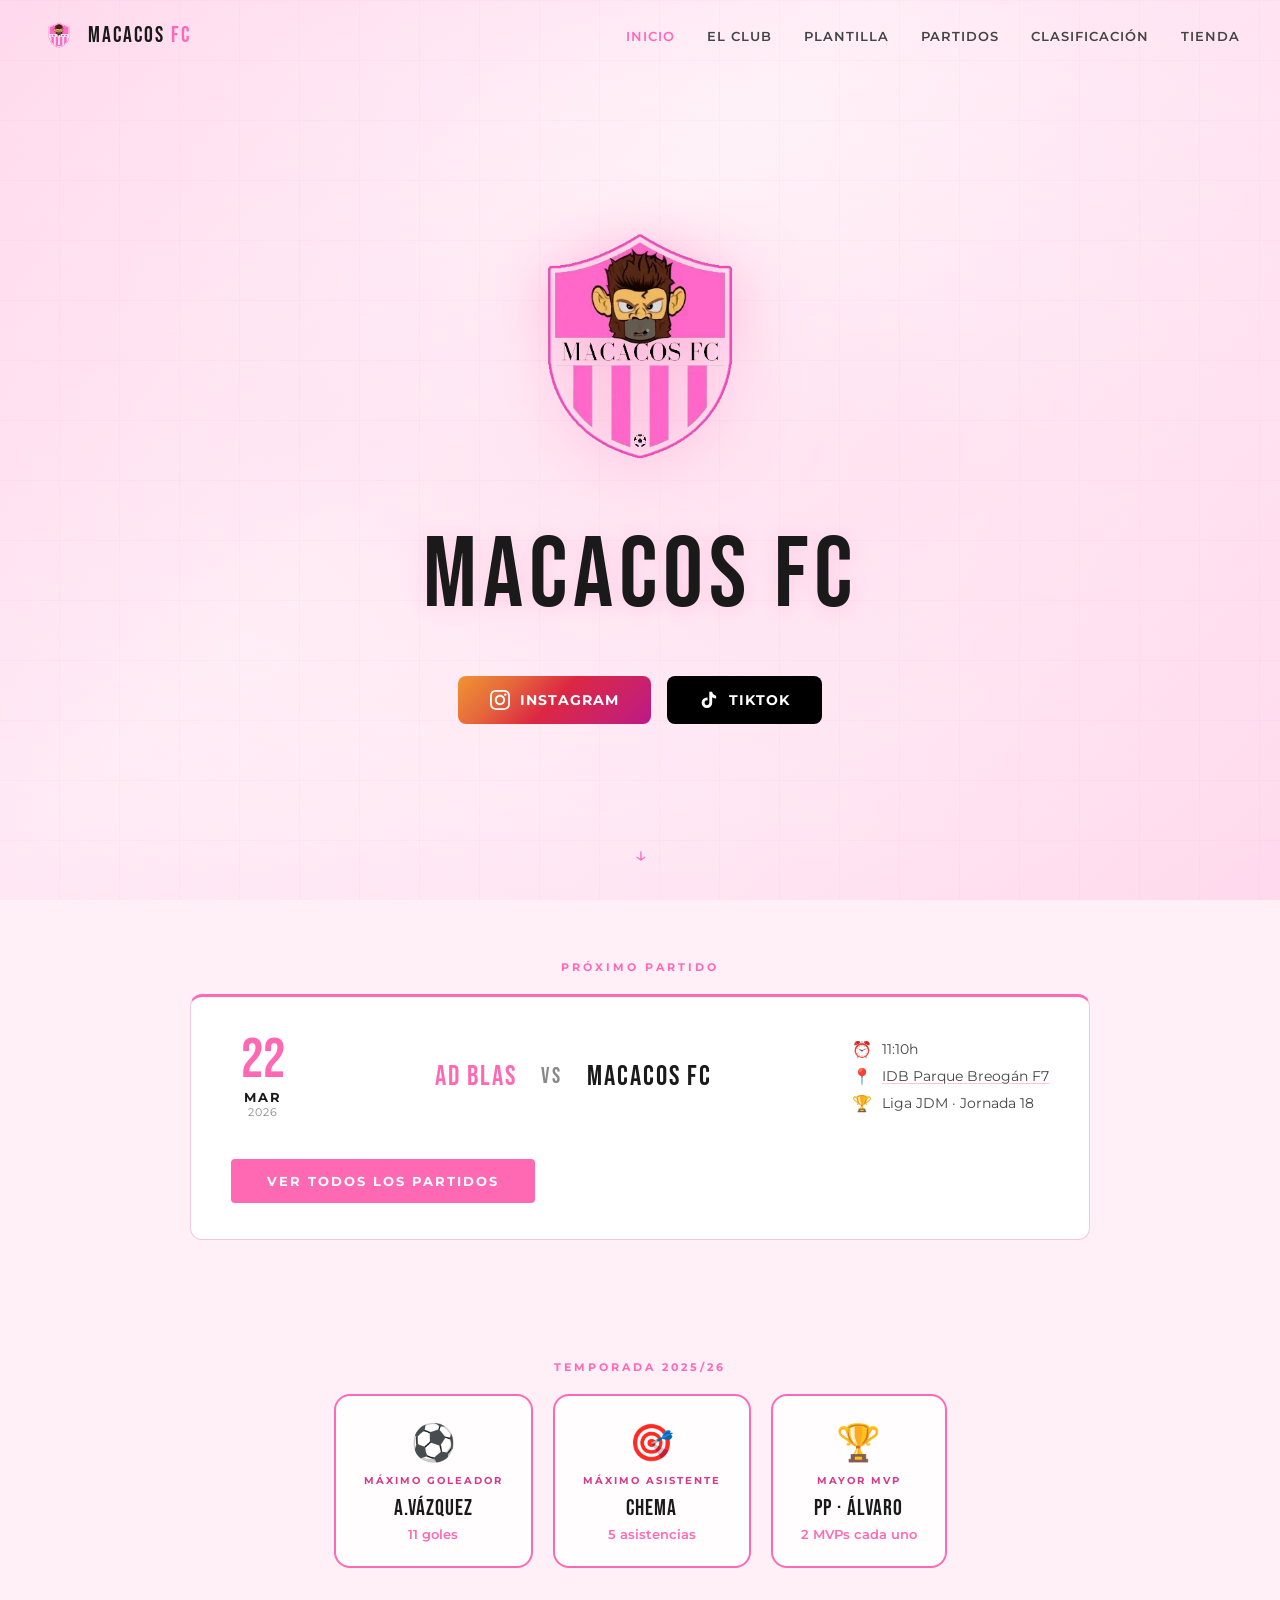
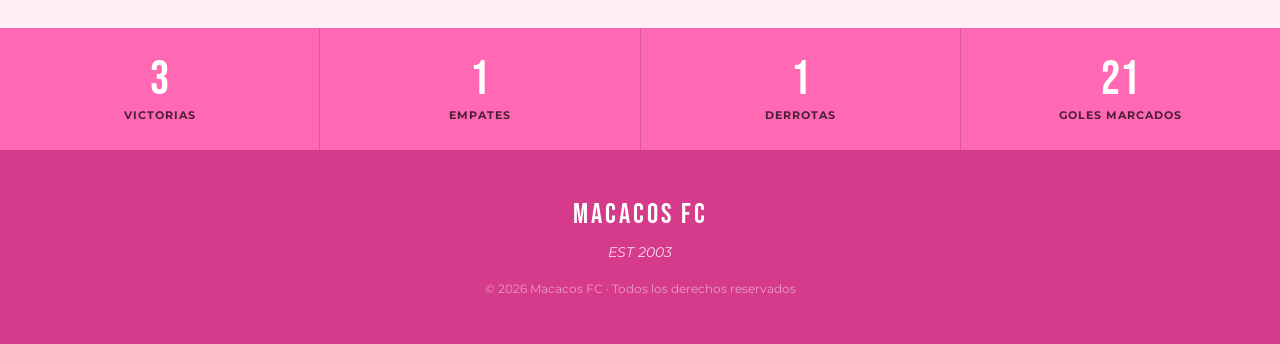
<file: index.html>
<!DOCTYPE html>
<html lang="es">
<head>
  <meta charset="UTF-8" />
  <meta name="viewport" content="width=device-width, initial-scale=1.0" />
  <title>Macacos FC</title>
  <link rel="icon" type="image/png" href="logo.png" />
  <link rel="stylesheet" href="styles.css" />
  <link href="https://fonts.googleapis.com/css2?family=Bebas+Neue&family=Montserrat:wght@400;600;700&display=swap" rel="stylesheet" />
</head>
<body>

  <!-- NAVBAR -->
  <nav class="navbar" id="navbar">
    <div class="nav-logo">
      <img src="logo.png" alt="Macacos FC" class="logo-icon-img" />
      <span class="logo-text">MACACOS <span>FC</span></span>
    </div>
    <ul class="nav-links" id="nav-links">
      <li><a href="index.html" class="active">Inicio</a></li>
      <li><a href="club.html">El Club</a></li>
      <li><a href="plantilla.html">Plantilla</a></li>
      <li><a href="partidos.html">Partidos</a></li>
      <li><a href="clasificacion.html">Clasificación</a></li>
      <li><a href="tienda.html">Tienda</a></li>
    </ul>
    <button class="hamburger" id="hamburger">&#9776;</button>
  </nav>

  <!-- HERO -->
  <section class="hero" id="inicio">
    <div class="hero-overlay"></div>
    <div class="hero-content">
      <div class="hero-logo-wrap">
        <img src="logo.png" alt="Macacos FC" class="hero-logo-img" />
        <p class="hero-club-name">MACACOS FC</p>
      </div>
      <div class="hero-social">
        <a href="https://www.instagram.com/macacosfclub" target="_blank" class="social-hero-btn instagram">
          <svg xmlns="http://www.w3.org/2000/svg" width="20" height="20" viewBox="0 0 24 24" fill="currentColor"><path d="M12 2.163c3.204 0 3.584.012 4.85.07 3.252.148 4.771 1.691 4.919 4.919.058 1.265.069 1.645.069 4.849 0 3.205-.012 3.584-.069 4.849-.149 3.225-1.664 4.771-4.919 4.919-1.266.058-1.644.07-4.85.07-3.204 0-3.584-.012-4.849-.07-3.26-.149-4.771-1.699-4.919-4.92-.058-1.265-.07-1.644-.07-4.849 0-3.204.013-3.583.07-4.849.149-3.227 1.664-4.771 4.919-4.919 1.266-.057 1.645-.069 4.849-.069zm0-2.163c-3.259 0-3.667.014-4.947.072-4.358.2-6.78 2.618-6.98 6.98-.059 1.281-.073 1.689-.073 4.948 0 3.259.014 3.668.072 4.948.2 4.358 2.618 6.78 6.98 6.98 1.281.058 1.689.072 4.948.072 3.259 0 3.668-.014 4.948-.072 4.354-.2 6.782-2.618 6.979-6.98.059-1.28.073-1.689.073-4.948 0-3.259-.014-3.667-.072-4.947-.196-4.354-2.617-6.78-6.979-6.98-1.281-.059-1.69-.073-4.949-.073zm0 5.838c-3.403 0-6.162 2.759-6.162 6.162s2.759 6.163 6.162 6.163 6.162-2.759 6.162-6.163c0-3.403-2.759-6.162-6.162-6.162zm0 10.162c-2.209 0-4-1.79-4-4 0-2.209 1.791-4 4-4s4 1.791 4 4c0 2.21-1.791 4-4 4zm6.406-11.845c-.796 0-1.441.645-1.441 1.44s.645 1.44 1.441 1.44c.795 0 1.439-.645 1.439-1.44s-.644-1.44-1.439-1.44z"/></svg>
          Instagram
        </a>
        <a href="https://www.tiktok.com/@macacosfclub" target="_blank" class="social-hero-btn tiktok">
          <svg xmlns="http://www.w3.org/2000/svg" width="20" height="20" viewBox="0 0 24 24" fill="currentColor"><path d="M19.59 6.69a4.83 4.83 0 01-3.77-4.25V2h-3.45v13.67a2.89 2.89 0 01-2.88 2.5 2.89 2.89 0 01-2.89-2.89 2.89 2.89 0 012.89-2.89c.28 0 .54.04.79.1V9.01a6.27 6.27 0 00-.79-.05 6.34 6.34 0 00-6.34 6.34 6.34 6.34 0 006.34 6.34 6.34 6.34 0 006.33-6.34V8.69a8.18 8.18 0 004.78 1.52V6.75a4.85 4.85 0 01-1.01-.06z"/></svg>
          TikTok
        </a>
      </div>
    </div>
    <div class="hero-scroll">
      <span>↓</span>
    </div>
  </section>

  <!-- PRÓXIMO PARTIDO -->
  <section class="next-match-section">
    <div class="next-match-container">
      <p class="next-match-label">Próximo Partido</p>
      <div class="next-match-card">
        <div class="next-match-date-block">
          <span class="next-match-day">22</span>
          <span class="next-match-month">MAR</span>
          <span class="next-match-year">2026</span>
        </div>
        <div class="next-match-teams">
          <span class="next-team home">AD BLAS</span>
          <span class="next-match-vs">VS</span>
          <span class="next-team away">Macacos FC</span>
        </div>
        <div class="next-match-details">
          <div class="next-match-detail"><span>⏰</span><span>11:10h</span></div>
          <div class="next-match-detail"><span>📍</span><span><a href="https://www.google.com/maps/place/Campo+F%C3%BAtbol+Polideportivo+Breog%C3%A1n/@40.4372585,-3.6608093,348m/data=!3m1!1e3!4m6!3m5!1s0xd422f34eefb8aaf:0x224282bdee83c581!8m2!3d40.4375661!4d-3.6605818!16s%2Fg%2F11bwtdf81z?entry=ttu&g_ep=EgoyMDI2MDMxOC4wIKXMDSoASAFQAw%3D%3D" target="_blank" class="map-link">IDB Parque Breogán F7</a></span></div>
          <div class="next-match-detail"><span>🏆</span><span>Liga JDM · Jornada 18</span></div>
        </div>
        <a href="partidos.html" class="btn btn-primary">Ver todos los partidos</a>
      </div>
    </div>
  </section>

  <!-- CUADROS DE HONOR -->
  <section class="awards-section">
    <div class="next-match-container">
      <p class="next-match-label">Temporada 2025/26</p>
      <div class="hero-awards">
        <div class="award-card">
          <span class="award-icon">⚽</span>
          <p class="award-title">Máximo Goleador</p>
          <p class="award-name">A.Vázquez</p>
          <p class="award-stat">11 goles</p>
        </div>
        <div class="award-card">
          <span class="award-icon">🎯</span>
          <p class="award-title">Máximo Asistente</p>
          <p class="award-name">Chema</p>
          <p class="award-stat">5 asistencias</p>
        </div>
        <div class="award-card">
          <span class="award-icon">🏆</span>
          <p class="award-title">Mayor MVP</p>
          <p class="award-name">PP · Álvaro</p>
          <p class="award-stat">2 MVPs cada uno</p>
        </div>
      </div>
    </div>
  </section>

  <!-- STATS BAR -->
  <section class="stats-bar">
    <div class="stat-item">
      <span class="stat-number" data-target="9">0</span>
      <span class="stat-label">Victorias</span>
    </div>
    <div class="stat-item">
      <span class="stat-number" data-target="3">0</span>
      <span class="stat-label">Empates</span>
    </div>
    <div class="stat-item">
      <span class="stat-number" data-target="3">0</span>
      <span class="stat-label">Derrotas</span>
    </div>
    <div class="stat-item">
      <span class="stat-number" data-target="55">0</span>
      <span class="stat-label">Goles Marcados</span>
    </div>
  </section>

  <!-- FOOTER -->
  <footer class="footer">
    <div class="footer-content">
      <div class="footer-logo">
        
        <span>MACACOS FC</span>
      </div>
      <p class="footer-slogan">EST 2003</p>
      <p class="footer-copy">&copy; 2026 Macacos FC · Todos los derechos reservados</p>
    </div>
  </footer>

  <script src="script.js"></script>
</body>
</html>
</file>
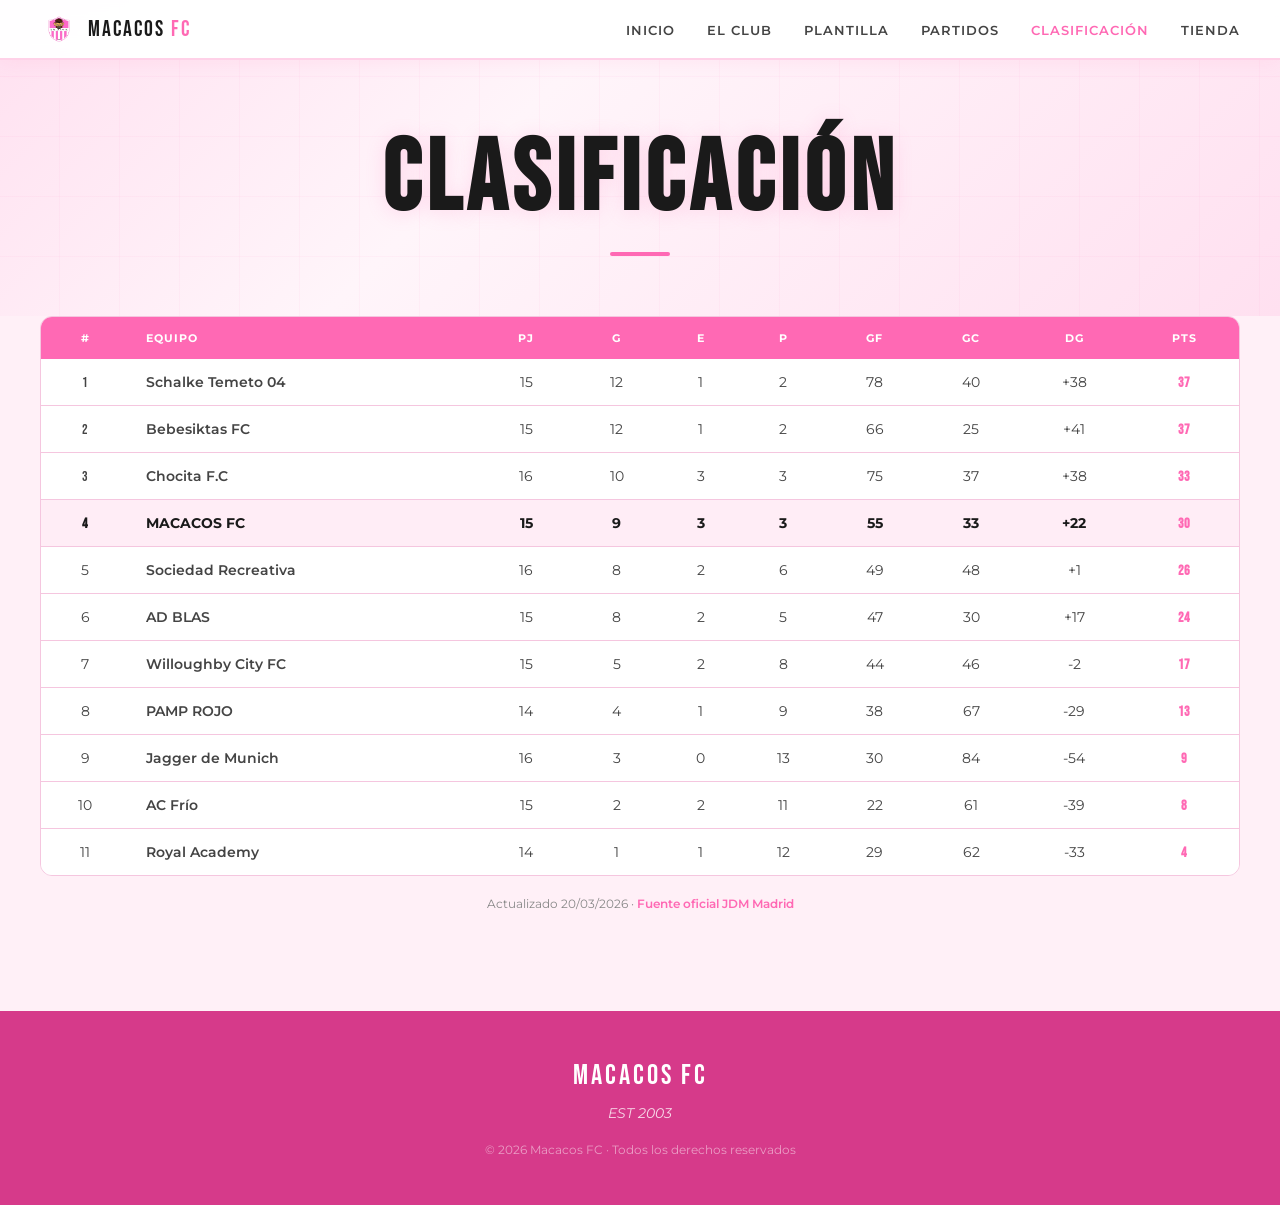
<file: clasificacion.html>
<!DOCTYPE html>
<html lang="es">
<head>
  <meta charset="UTF-8" />
  <meta name="viewport" content="width=device-width, initial-scale=1.0" />
  <title>Clasificación · Macacos FC</title>
  <link rel="icon" type="image/png" href="logo.png" />
  <link rel="stylesheet" href="styles.css" />
  <link href="https://fonts.googleapis.com/css2?family=Bebas+Neue&family=Montserrat:wght@400;600;700&display=swap" rel="stylesheet" />
</head>
<body>

  <!-- NAVBAR -->
  <nav class="navbar scrolled" id="navbar">
    <div class="nav-logo">
      <a href="index.html" style="display:flex;align-items:center;gap:10px;text-decoration:none;">
        <img src="logo.png" alt="Macacos FC" class="logo-icon-img" />
        <span class="logo-text">MACACOS <span>FC</span></span>
      </a>
    </div>
    <ul class="nav-links" id="nav-links">
      <li><a href="index.html">Inicio</a></li>
      <li><a href="club.html">El Club</a></li>
      <li><a href="plantilla.html">Plantilla</a></li>
      <li><a href="partidos.html">Partidos</a></li>
      <li><a href="clasificacion.html" class="active">Clasificación</a></li>
      <li><a href="tienda.html">Tienda</a></li>
    </ul>
    <button class="hamburger" id="hamburger">&#9776;</button>
  </nav>

  <!-- CLASIFICACIÓN -->
  <div class="page-header">
    <h1 class="page-header-title">CLASIFICACIÓN</h1>
  </div>

  <section class="section section-dark page-section" id="clasificacion">
    <div class="container">
      <div class="table-wrapper">
        <table class="standings-table">
          <thead>
            <tr>
              <th>#</th>
              <th>Equipo</th>
              <th>PJ</th>
              <th>G</th>
              <th>E</th>
              <th>P</th>
              <th>GF</th>
              <th>GC</th>
              <th>DG</th>
              <th>Pts</th>
            </tr>
          </thead>
          <tbody>
            <tr>
              <td class="position top1">1</td>
              <td class="team-name">Schalke Temeto 04</td>
              <td>15</td><td>12</td><td>1</td><td>2</td>
              <td>78</td><td>40</td><td>+38</td>
              <td class="pts">37</td>
            </tr>
            <tr>
              <td class="position top2">2</td>
              <td class="team-name">Bebesiktas FC</td>
              <td>15</td><td>12</td><td>1</td><td>2</td>
              <td>66</td><td>25</td><td>+41</td>
              <td class="pts">37</td>
            </tr>
            <tr>
              <td class="position top3">3</td>
              <td class="team-name">Chocita F.C</td>
              <td>16</td><td>10</td><td>3</td><td>3</td>
              <td>75</td><td>37</td><td>+38</td>
              <td class="pts">33</td>
            </tr>
            <tr class="highlight-row">
              <td class="position">4</td>
              <td class="team-name">MACACOS FC</td>
              <td>15</td><td>9</td><td>3</td><td>3</td>
              <td>55</td><td>33</td><td>+22</td>
              <td class="pts">30</td>
            </tr>
            <tr>
              <td>5</td>
              <td class="team-name">Sociedad Recreativa</td>
              <td>16</td><td>8</td><td>2</td><td>6</td>
              <td>49</td><td>48</td><td>+1</td>
              <td class="pts">26</td>
            </tr>
            <tr>
              <td>6</td>
              <td class="team-name">AD BLAS</td>
              <td>15</td><td>8</td><td>2</td><td>5</td>
              <td>47</td><td>30</td><td>+17</td>
              <td class="pts">24</td>
            </tr>
            <tr>
              <td>7</td>
              <td class="team-name">Willoughby City FC</td>
              <td>15</td><td>5</td><td>2</td><td>8</td>
              <td>44</td><td>46</td><td>-2</td>
              <td class="pts">17</td>
            </tr>
            <tr>
              <td>8</td>
              <td class="team-name">PAMP ROJO</td>
              <td>14</td><td>4</td><td>1</td><td>9</td>
              <td>38</td><td>67</td><td>-29</td>
              <td class="pts">13</td>
            </tr>
            <tr>
              <td>9</td>
              <td class="team-name">Jagger de Munich</td>
              <td>16</td><td>3</td><td>0</td><td>13</td>
              <td>30</td><td>84</td><td>-54</td>
              <td class="pts">9</td>
            </tr>
            <tr>
              <td>10</td>
              <td class="team-name">AC Frío</td>
              <td>15</td><td>2</td><td>2</td><td>11</td>
              <td>22</td><td>61</td><td>-39</td>
              <td class="pts">8</td>
            </tr>
            <tr>
              <td>11</td>
              <td class="team-name">Royal Academy</td>
              <td>14</td><td>1</td><td>1</td><td>12</td>
              <td>29</td><td>62</td><td>-33</td>
              <td class="pts">4</td>
            </tr>
          </tbody>
        </table>
      </div>
      <p class="source-link">Actualizado 20/03/2026 · <a href="https://www.jdmmadrid.es/?team_id=2362" target="_blank">Fuente oficial JDM Madrid</a></p>
    </div>
  </section>

  <!-- FOOTER -->
  <footer class="footer">
    <div class="footer-content">
      <div class="footer-logo">
        
        <span>MACACOS FC</span>
      </div>
      <p class="footer-slogan">EST 2003</p>
      <p class="footer-copy">&copy; 2026 Macacos FC · Todos los derechos reservados</p>
    </div>
  </footer>

  <script src="script.js"></script>
</body>
</html>
</file>
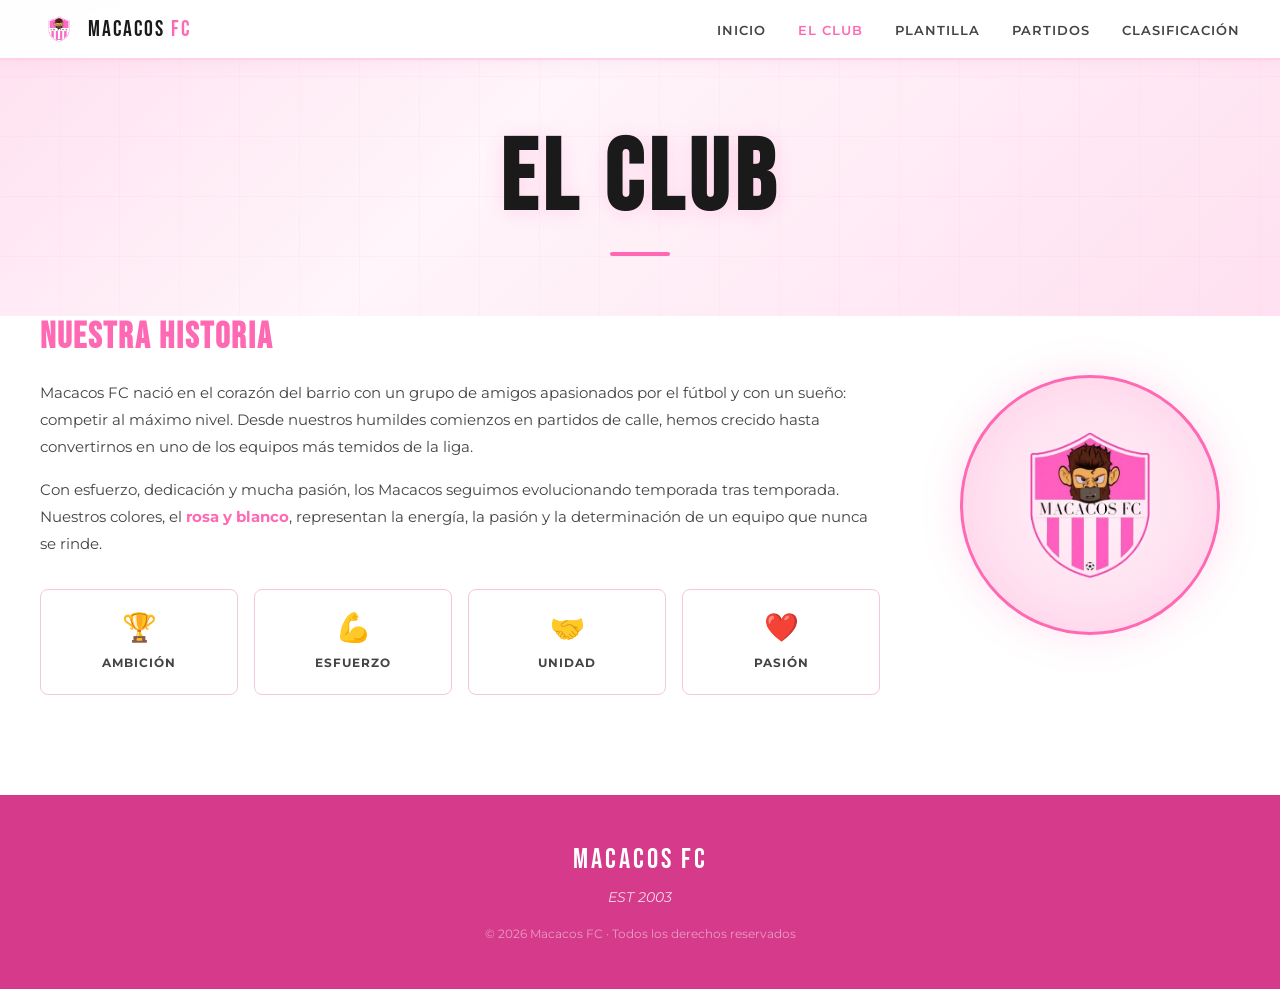
<file: club.html>
<!DOCTYPE html>
<html lang="es">
<head>
  <meta charset="UTF-8" />
  <meta name="viewport" content="width=device-width, initial-scale=1.0" />
  <title>El Club · Macacos FC</title>
  <link rel="icon" type="image/png" href="logo.png" />
  <link rel="stylesheet" href="styles.css" />
  <link href="https://fonts.googleapis.com/css2?family=Bebas+Neue&family=Montserrat:wght@400;600;700&display=swap" rel="stylesheet" />
</head>
<body>

  <!-- NAVBAR -->
  <nav class="navbar scrolled" id="navbar">
    <div class="nav-logo">
      <a href="index.html" style="display:flex;align-items:center;gap:10px;text-decoration:none;">
        <img src="logo.png" alt="Macacos FC" class="logo-icon-img" />
        <span class="logo-text">MACACOS <span>FC</span></span>
      </a>
    </div>
    <ul class="nav-links" id="nav-links">
      <li><a href="index.html">Inicio</a></li>
      <li><a href="club.html" class="active">El Club</a></li>
      <li><a href="plantilla.html">Plantilla</a></li>
      <li><a href="partidos.html">Partidos</a></li>
      <li><a href="clasificacion.html">Clasificación</a></li>
    </ul>
    <button class="hamburger" id="hamburger">&#9776;</button>
  </nav>

  <!-- SOBRE EL CLUB -->
  <div class="page-header">
    <h1 class="page-header-title">EL CLUB</h1>
  </div>

  <section class="section page-section" id="sobre">
    <div class="container">
      <div class="about-grid">
        <div class="about-text">
          <h3>Nuestra Historia</h3>
          <p>Macacos FC nació en el corazón del barrio con un grupo de amigos apasionados por el fútbol y con un sueño: competir al máximo nivel. Desde nuestros humildes comienzos en partidos de calle, hemos crecido hasta convertirnos en uno de los equipos más temidos de la liga.</p>
          <p>Con esfuerzo, dedicación y mucha pasión, los Macacos seguimos evolucionando temporada tras temporada. Nuestros colores, el <strong>rosa y blanco</strong>, representan la energía, la pasión y la determinación de un equipo que nunca se rinde.</p>
          <div class="about-values">
            <div class="value-card">
              <span>🏆</span>
              <p>Ambición</p>
            </div>
            <div class="value-card">
              <span>💪</span>
              <p>Esfuerzo</p>
            </div>
            <div class="value-card">
              <span>🤝</span>
              <p>Unidad</p>
            </div>
            <div class="value-card">
              <span>❤️</span>
              <p>Pasión</p>
            </div>
          </div>
        </div>
        <div class="about-badge">
          <div class="badge-circle">
            <img src="logo.png" alt="Macacos FC" class="badge-logo-img" />
          </div>
        </div>
      </div>
    </div>
  </section>

  <!-- FOOTER -->
  <footer class="footer">
    <div class="footer-content">
      <div class="footer-logo">
        
        <span>MACACOS FC</span>
      </div>
      <p class="footer-slogan">EST 2003</p>
      <p class="footer-copy">&copy; 2026 Macacos FC · Todos los derechos reservados</p>
    </div>
  </footer>

  <script src="script.js"></script>
</body>
</html>
</file>
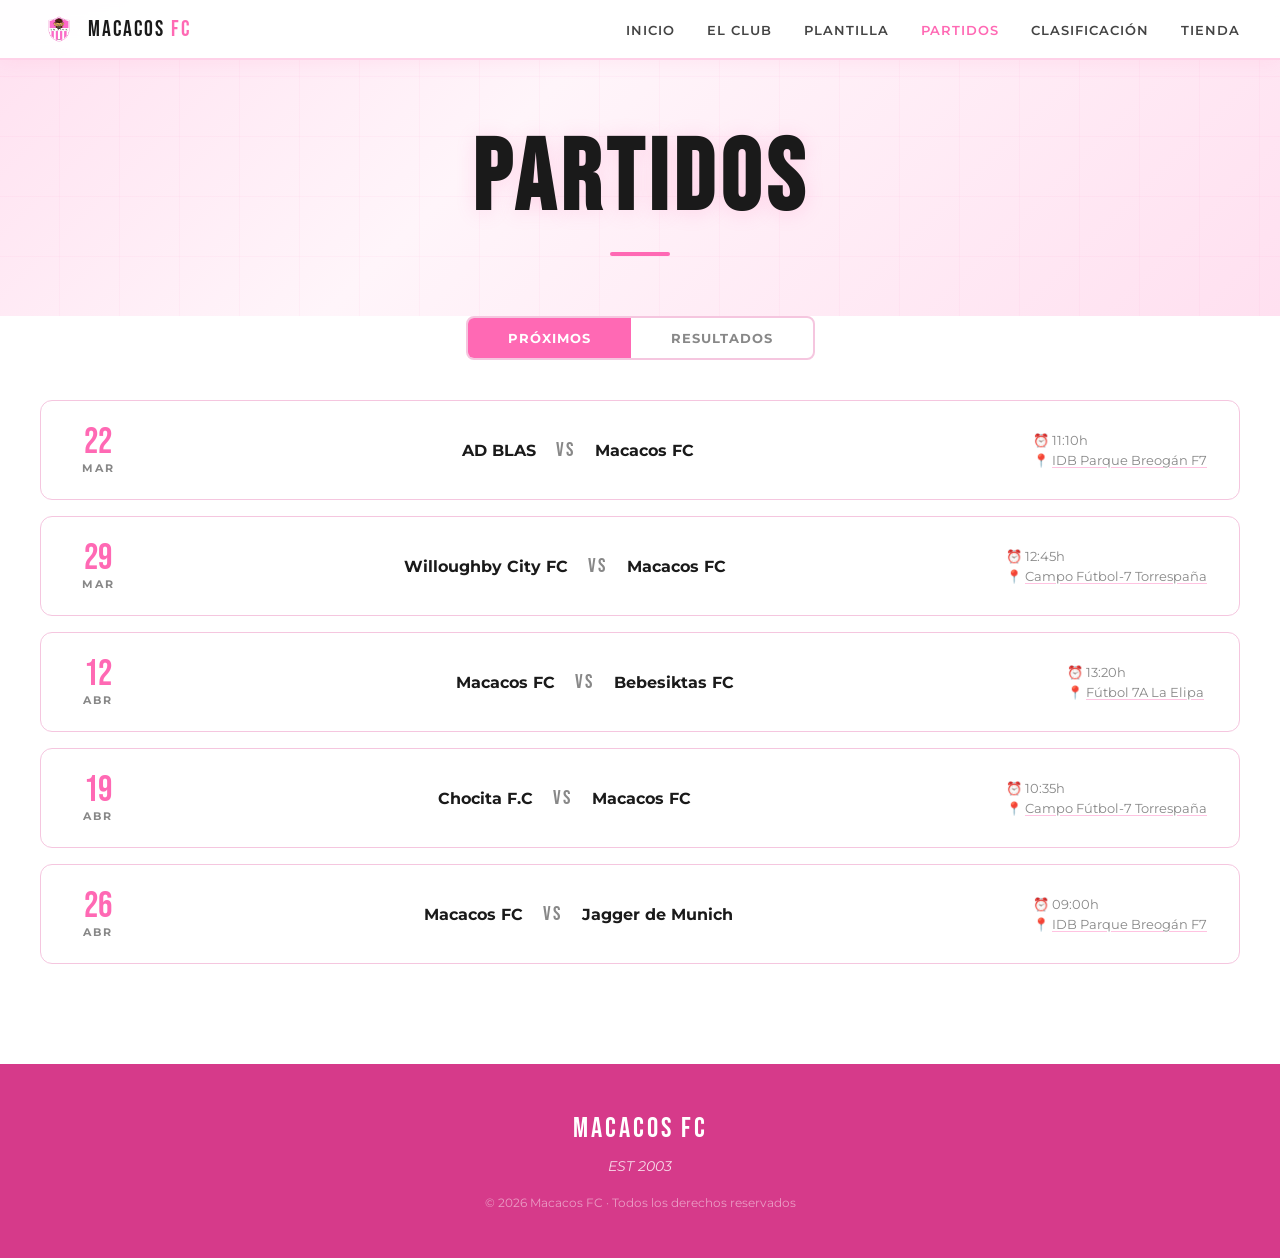
<file: partidos.html>
<!DOCTYPE html>
<html lang="es">
<head>
  <meta charset="UTF-8" />
  <meta name="viewport" content="width=device-width, initial-scale=1.0" />
  <title>Partidos · Macacos FC</title>
  <link rel="icon" type="image/png" href="logo.png" />
  <link rel="stylesheet" href="styles.css" />
  <link href="https://fonts.googleapis.com/css2?family=Bebas+Neue&family=Montserrat:wght@400;600;700&display=swap" rel="stylesheet" />
</head>
<body>

  <!-- NAVBAR -->
  <nav class="navbar scrolled" id="navbar">
    <div class="nav-logo">
      <a href="index.html" style="display:flex;align-items:center;gap:10px;text-decoration:none;">
        <img src="logo.png" alt="Macacos FC" class="logo-icon-img" />
        <span class="logo-text">MACACOS <span>FC</span></span>
      </a>
    </div>
    <ul class="nav-links" id="nav-links">
      <li><a href="index.html">Inicio</a></li>
      <li><a href="club.html">El Club</a></li>
      <li><a href="plantilla.html">Plantilla</a></li>
      <li><a href="partidos.html" class="active">Partidos</a></li>
      <li><a href="clasificacion.html">Clasificación</a></li>
      <li><a href="tienda.html">Tienda</a></li>
    </ul>
    <button class="hamburger" id="hamburger">&#9776;</button>
  </nav>

  <!-- PARTIDOS -->
  <div class="page-header">
    <h1 class="page-header-title">PARTIDOS</h1>
  </div>

  <section class="section page-section" id="partidos">
    <div class="container">
      <div class="matches-tabs">
        <button class="tab-btn active" data-tab="proximos">Próximos</button>
        <button class="tab-btn" data-tab="resultados">Resultados</button>
      </div>

      <!-- Próximos partidos -->
      <div class="tab-content active" id="proximos">
        <div class="match-card upcoming">
          <div class="match-date">
            <span class="match-day">22</span>
            <span class="match-month">MAR</span>
          </div>
          <div class="match-teams">
            <span class="team home">AD BLAS</span>
            <span class="match-vs">VS</span>
            <span class="team away">Macacos FC</span>
          </div>
          <div class="match-info">
            <span>⏰ 11:10h</span>
            <span>📍 <a href="https://www.google.com/maps/place/Campo+F%C3%BAtbol+Polideportivo+Breog%C3%A1n/@40.4372585,-3.6608093,348m/data=!3m1!1e3!4m6!3m5!1s0xd422f34eefb8aaf:0x224282bdee83c581!8m2!3d40.4375661!4d-3.6605818!16s%2Fg%2F11bwtdf81z?entry=ttu&g_ep=EgoyMDI2MDMxOC4wIKXMDSoASAFQAw%3D%3D" target="_blank" class="map-link">IDB Parque Breogán F7</a></span>
          </div>
        </div>
        <div class="match-card upcoming">
          <div class="match-date">
            <span class="match-day">29</span>
            <span class="match-month">MAR</span>
          </div>
          <div class="match-teams">
            <span class="team home">Willoughby City FC</span>
            <span class="match-vs">VS</span>
            <span class="team away">Macacos FC</span>
          </div>
          <div class="match-info">
            <span>⏰ 12:45h</span>
            <span>📍 <a href="https://www.google.com/maps/place/Instalaci%C3%B3n+Deportiva+Municipal+Torrespa%C3%B1a/@40.4201598,-3.6612259,284m/data=!3m1!1e3!4m10!1m2!2m1!1s+Campo+F%C3%BAtbol-7+Torrespa%C3%B1a!3m6!1s0xd422f530d23215b:0x20aee7d9e5b94150!8m2!3d40.4210434!4d-3.6611141!15sChtDYW1wbyBGw7p0Ym9sLTcgVG9ycmVzcGHDsWFaHSIbY2FtcG8gZsO6dGJvbCA3IHRvcnJlc3Bhw7FhkgEOc3BvcnRzX2NvbXBsZXiaASRDaGREU1VoTk1HOW5TMFZKUTBGblNVTmFkMk5VUXpOUlJSQULgAQD6AQQIABBB!16s%2Fg%2F11bwn5vpcs?entry=ttu&g_ep=EgoyMDI2MDMxOC4wIKXMDSoASAFQAw%3D%3D" target="_blank" class="map-link">Campo Fútbol-7 Torrespaña</a></span>
          </div>
        </div>
        <div class="match-card upcoming">
          <div class="match-date">
            <span class="match-day">12</span>
            <span class="match-month">ABR</span>
          </div>
          <div class="match-teams">
            <span class="team home">Macacos FC</span>
            <span class="match-vs">VS</span>
            <span class="team away">Bebesiktas FC</span>
          </div>
          <div class="match-info">
            <span>⏰ 13:20h</span>
            <span>📍 <a href="https://www.google.com/maps/place/Polideportivo+de+La+Elipa/@40.4145354,-3.6549429,348m/data=!3m1!1e3!4m15!1m8!3m7!1s0xd4225f8d6b4b5b1:0x24b34f0041e88cde!2sMedia+Legua,+Moratalaz,+28030+Madrid!3b1!8m2!3d40.4098442!4d-3.66209!16s%2Fg%2F121qyn19!3m5!1s0xd4225b499a6e7bb:0x50775a66776b6c7f!8m2!3d40.4144971!4d-3.6560066!16s%2Fg%2F11fm9m_0rh?entry=ttu&g_ep=EgoyMDI2MDMxOC4wIKXMDSoASAFQAw%3D%3D" target="_blank" class="map-link">Fútbol 7A La Elipa</a></span>
          </div>
        </div>
        <div class="match-card upcoming">
          <div class="match-date">
            <span class="match-day">19</span>
            <span class="match-month">ABR</span>
          </div>
          <div class="match-teams">
            <span class="team home">Chocita F.C</span>
            <span class="match-vs">VS</span>
            <span class="team away">Macacos FC</span>
          </div>
          <div class="match-info">
            <span>⏰ 10:35h</span>
            <span>📍 <a href="https://www.google.com/maps/place/Instalaci%C3%B3n+Deportiva+Municipal+Torrespa%C3%B1a/@40.4201598,-3.6612259,284m/data=!3m1!1e3!4m10!1m2!2m1!1s+Campo+F%C3%BAtbol-7+Torrespa%C3%B1a!3m6!1s0xd422f530d23215b:0x20aee7d9e5b94150!8m2!3d40.4210434!4d-3.6611141!15sChtDYW1wbyBGw7p0Ym9sLTcgVG9ycmVzcGHDsWFaHSIbY2FtcG8gZsO6dGJvbCA3IHRvcnJlc3Bhw7FhkgEOc3BvcnRzX2NvbXBsZXiaASRDaGREU1VoTk1HOW5TMFZKUTBGblNVTmFkMk5VUXpOUlJSQULgAQD6AQQIABBB!16s%2Fg%2F11bwn5vpcs?entry=ttu&g_ep=EgoyMDI2MDMxOC4wIKXMDSoASAFQAw%3D%3D" target="_blank" class="map-link">Campo Fútbol-7 Torrespaña</a></span>
          </div>
        </div>
        <div class="match-card upcoming">
          <div class="match-date">
            <span class="match-day">26</span>
            <span class="match-month">ABR</span>
          </div>
          <div class="match-teams">
            <span class="team home">Macacos FC</span>
            <span class="match-vs">VS</span>
            <span class="team away">Jagger de Munich</span>
          </div>
          <div class="match-info">
            <span>⏰ 09:00h</span>
            <span>📍 <a href="https://www.google.com/maps/place/Campo+F%C3%BAtbol+Polideportivo+Breog%C3%A1n/@40.4372585,-3.6608093,348m/data=!3m1!1e3!4m6!3m5!1s0xd422f34eefb8aaf:0x224282bdee83c581!8m2!3d40.4375661!4d-3.6605818!16s%2Fg%2F11bwtdf81z?entry=ttu&g_ep=EgoyMDI2MDMxOC4wIKXMDSoASAFQAw%3D%3D" target="_blank" class="map-link">IDB Parque Breogán F7</a></span>
          </div>
        </div>
      </div>

      <!-- Resultados -->
      <div class="tab-content" id="resultados">
        <div class="match-card result draw">
          <div class="match-date">
            <span class="match-day">15</span>
            <span class="match-month">MAR</span>
          </div>
          <div class="match-teams">
            <span class="team home">Macacos FC</span>
            <span class="match-score">1 - 1</span>
            <span class="team away">AC Frío</span>
          </div>
          <div class="result-badge draw-badge">Empate</div>
        </div>
        <div class="match-card result win">
          <div class="match-date">
            <span class="match-day">08</span>
            <span class="match-month">MAR</span>
          </div>
          <div class="match-teams">
            <span class="team home">Willoughby City FC</span>
            <span class="match-score">1 - 6</span>
            <span class="team away">Macacos FC</span>
          </div>
          <div class="result-badge win-badge">Victoria</div>
        </div>
        <div class="match-card result loss">
          <div class="match-date">
            <span class="match-day">01</span>
            <span class="match-month">MAR</span>
          </div>
          <div class="match-teams">
            <span class="team home">Macacos FC</span>
            <span class="match-score">1 - 4</span>
            <span class="team away">Sociedad Recreativa</span>
          </div>
          <div class="result-badge loss-badge">Derrota</div>
        </div>
        <div class="match-card result loss">
          <div class="match-date">
            <span class="match-day">22</span>
            <span class="match-month">FEB</span>
          </div>
          <div class="match-teams">
            <span class="team home">Schalke Temeto 04</span>
            <span class="match-score">5 - 0</span>
            <span class="team away">Macacos FC</span>
          </div>
          <div class="result-badge loss-badge">Derrota</div>
        </div>
      </div>
    </div>
  </section>

  <!-- FOOTER -->
  <footer class="footer">
    <div class="footer-content">
      <div class="footer-logo">
        
        <span>MACACOS FC</span>
      </div>
      <p class="footer-slogan">EST 2003</p>
      <p class="footer-copy">&copy; 2026 Macacos FC · Todos los derechos reservados</p>
    </div>
  </footer>

  <script src="script.js"></script>
</body>
</html>
</file>
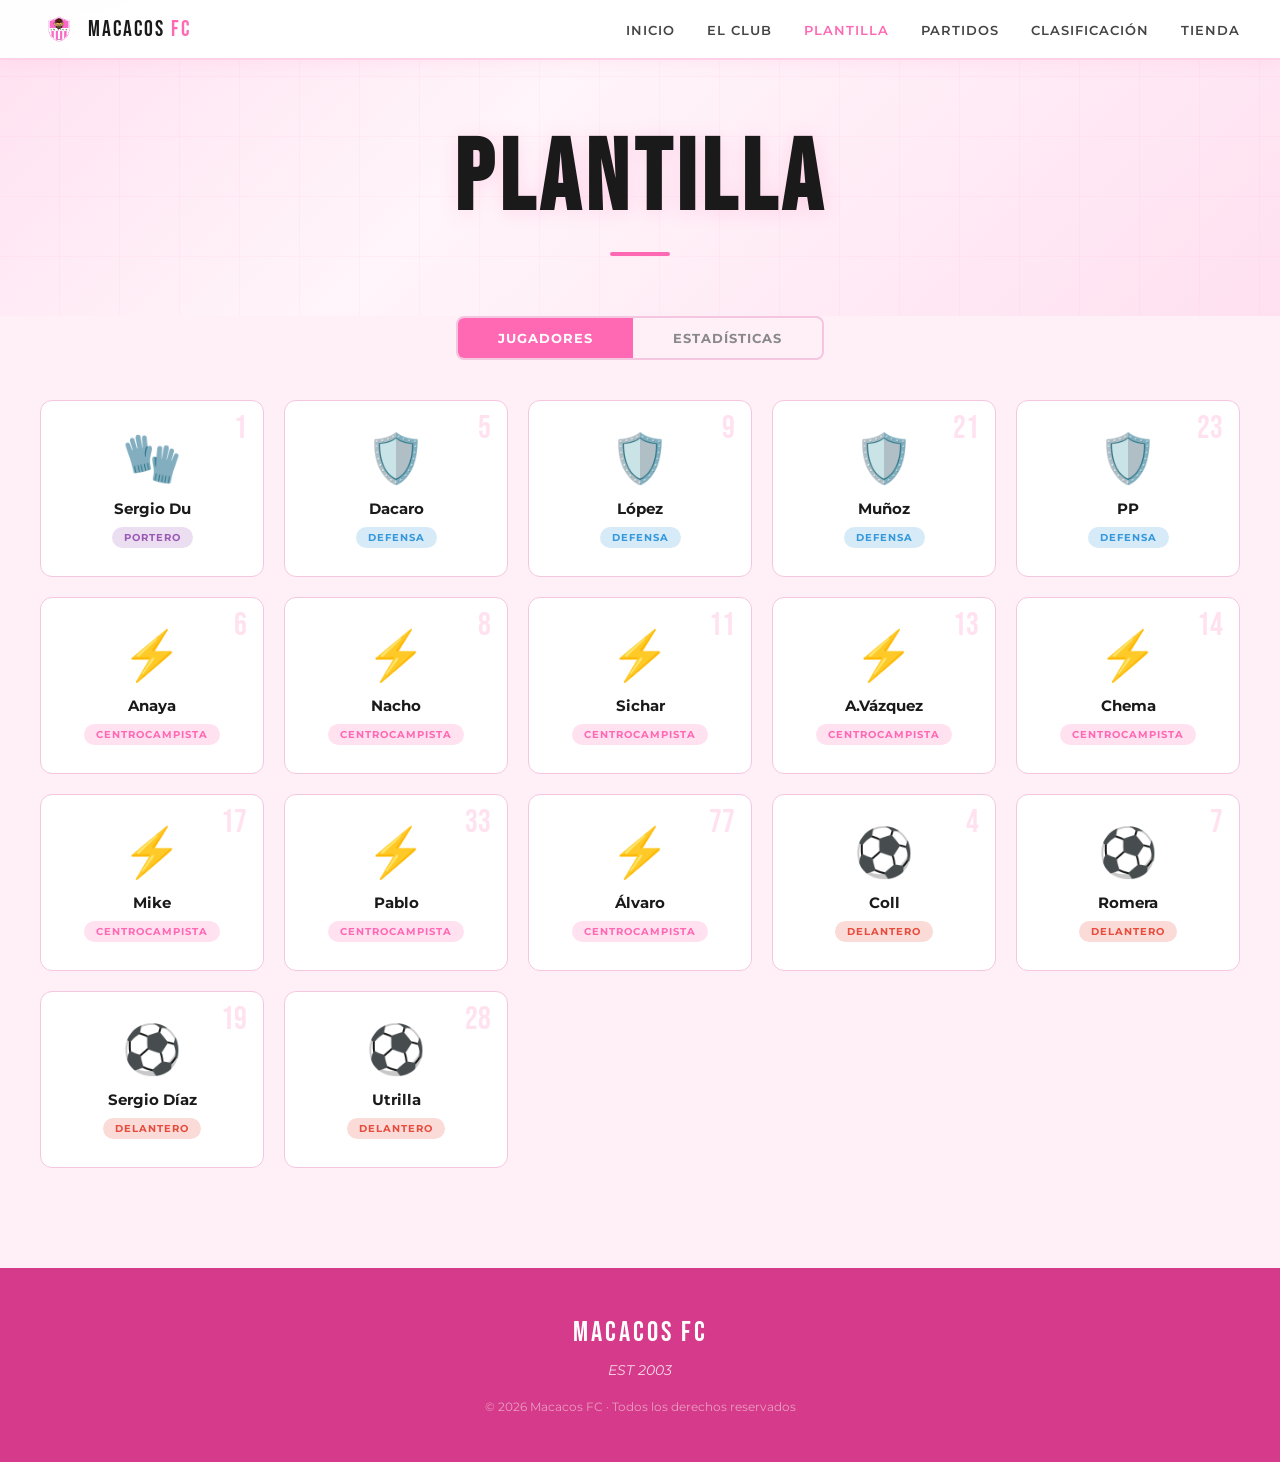
<file: plantilla.html>
<!DOCTYPE html>
<html lang="es">
<head>
  <meta charset="UTF-8" />
  <meta name="viewport" content="width=device-width, initial-scale=1.0" />
  <title>Plantilla · Macacos FC</title>
  <link rel="icon" type="image/png" href="logo.png" />
  <link rel="stylesheet" href="styles.css" />
  <link href="https://fonts.googleapis.com/css2?family=Bebas+Neue&family=Montserrat:wght@400;600;700&display=swap" rel="stylesheet" />
</head>
<body>

  <!-- NAVBAR -->
  <nav class="navbar scrolled" id="navbar">
    <div class="nav-logo">
      <a href="index.html" style="display:flex;align-items:center;gap:10px;text-decoration:none;">
        <img src="logo.png" alt="Macacos FC" class="logo-icon-img" />
        <span class="logo-text">MACACOS <span>FC</span></span>
      </a>
    </div>
    <ul class="nav-links" id="nav-links">
      <li><a href="index.html">Inicio</a></li>
      <li><a href="club.html">El Club</a></li>
      <li><a href="plantilla.html" class="active">Plantilla</a></li>
      <li><a href="partidos.html">Partidos</a></li>
      <li><a href="clasificacion.html">Clasificación</a></li>
      <li><a href="tienda.html">Tienda</a></li>
    </ul>
    <button class="hamburger" id="hamburger">&#9776;</button>
  </nav>

  <!-- PLANTILLA -->
  <div class="page-header">
    <h1 class="page-header-title">PLANTILLA</h1>
  </div>

  <section class="section section-dark page-section" id="plantilla">
    <div class="container">

      <!-- TABS -->
      <div class="matches-tabs">
        <button class="tab-btn active" data-tab="jugadores">Jugadores</button>
        <button class="tab-btn" data-tab="estadisticas">Estadísticas</button>
      </div>

      <!-- TAB JUGADORES -->
      <div class="tab-content active" id="jugadores">
        <div class="players-grid" id="players-grid">
          <!-- Portero -->
          <div class="player-card" data-position="portero">
            <div class="player-number">1</div>
            <div class="player-avatar">🧤</div>
            <div class="player-info"><h4>Sergio Du</h4><span class="player-pos portero">Portero</span></div>
          </div>
          <!-- Defensas -->
          <div class="player-card" data-position="defensa">
            <div class="player-number">5</div>
            <div class="player-avatar">🛡️</div>
            <div class="player-info"><h4>Dacaro</h4><span class="player-pos defensa">Defensa</span></div>
          </div>
          <div class="player-card" data-position="defensa">
            <div class="player-number">9</div>
            <div class="player-avatar">🛡️</div>
            <div class="player-info"><h4>López</h4><span class="player-pos defensa">Defensa</span></div>
          </div>
          <div class="player-card" data-position="defensa">
            <div class="player-number">21</div>
            <div class="player-avatar">🛡️</div>
            <div class="player-info"><h4>Muñoz</h4><span class="player-pos defensa">Defensa</span></div>
          </div>
          <div class="player-card" data-position="defensa">
            <div class="player-number">23</div>
            <div class="player-avatar">🛡️</div>
            <div class="player-info"><h4>PP</h4><span class="player-pos defensa">Defensa</span></div>
          </div>
          <!-- Centrocampistas -->
          <div class="player-card" data-position="centrocampista">
            <div class="player-number">6</div>
            <div class="player-avatar">⚡</div>
            <div class="player-info"><h4>Anaya</h4><span class="player-pos centrocampista">Centrocampista</span></div>
          </div>
          <div class="player-card" data-position="centrocampista">
            <div class="player-number">8</div>
            <div class="player-avatar">⚡</div>
            <div class="player-info"><h4>Nacho</h4><span class="player-pos centrocampista">Centrocampista</span></div>
          </div>
          <div class="player-card" data-position="centrocampista">
            <div class="player-number">11</div>
            <div class="player-avatar">⚡</div>
            <div class="player-info"><h4>Sichar</h4><span class="player-pos centrocampista">Centrocampista</span></div>
          </div>
          <div class="player-card" data-position="centrocampista">
            <div class="player-number">13</div>
            <div class="player-avatar">⚡</div>
            <div class="player-info"><h4>A.Vázquez</h4><span class="player-pos centrocampista">Centrocampista</span></div>
          </div>
          <div class="player-card" data-position="centrocampista">
            <div class="player-number">14</div>
            <div class="player-avatar">⚡</div>
            <div class="player-info"><h4>Chema</h4><span class="player-pos centrocampista">Centrocampista</span></div>
          </div>
          <div class="player-card" data-position="centrocampista">
            <div class="player-number">17</div>
            <div class="player-avatar">⚡</div>
            <div class="player-info"><h4>Mike</h4><span class="player-pos centrocampista">Centrocampista</span></div>
          </div>
          <div class="player-card" data-position="centrocampista">
            <div class="player-number">33</div>
            <div class="player-avatar">⚡</div>
            <div class="player-info"><h4>Pablo</h4><span class="player-pos centrocampista">Centrocampista</span></div>
          </div>
          <div class="player-card" data-position="centrocampista">
            <div class="player-number">77</div>
            <div class="player-avatar">⚡</div>
            <div class="player-info"><h4>Álvaro</h4><span class="player-pos centrocampista">Centrocampista</span></div>
          </div>
          <!-- Delanteros -->
          <div class="player-card" data-position="delantero">
            <div class="player-number">4</div>
            <div class="player-avatar">⚽</div>
            <div class="player-info"><h4>Coll</h4><span class="player-pos delantero">Delantero</span></div>
          </div>
          <div class="player-card" data-position="delantero">
            <div class="player-number">7</div>
            <div class="player-avatar">⚽</div>
            <div class="player-info"><h4>Romera</h4><span class="player-pos delantero">Delantero</span></div>
          </div>
          <div class="player-card" data-position="delantero">
            <div class="player-number">19</div>
            <div class="player-avatar">⚽</div>
            <div class="player-info"><h4>Sergio Díaz</h4><span class="player-pos delantero">Delantero</span></div>
          </div>
          <div class="player-card" data-position="delantero">
            <div class="player-number">28</div>
            <div class="player-avatar">⚽</div>
            <div class="player-info"><h4>Utrilla</h4><span class="player-pos delantero">Delantero</span></div>
          </div>
        </div>
      </div>

      <!-- TAB ESTADÍSTICAS -->
      <div class="tab-content" id="estadisticas">
        <div class="table-wrapper">
          <table class="standings-table">
            <thead>
              <tr>
                <th>#</th>
                <th>Jugador</th>
                <th>Pos</th>
                <th>PJ</th>
                <th>Goles</th>
                <th>Asist.</th>
                <th>G/A p.p.</th>
              </tr>
            </thead>
            <tbody>
              <tr>
                <td class="position">1</td>
                <td class="team-name">Sergio Du</td>
                <td><span class="player-pos portero">POR</span></td>
                <td>15</td><td>0</td><td>2</td><td>0.13</td>
              </tr>
              <tr>
                <td class="position">5</td>
                <td class="team-name">Dacaro</td>
                <td><span class="player-pos defensa">DEF</span></td>
                <td>5</td><td>1</td><td>0</td><td>0.20</td>
              </tr>
              <tr>
                <td class="position">9</td>
                <td class="team-name">López</td>
                <td><span class="player-pos defensa">DEF</span></td>
                <td>13</td><td>0</td><td>3</td><td>0.23</td>
              </tr>
              <tr>
                <td class="position">21</td>
                <td class="team-name">Muñoz</td>
                <td><span class="player-pos defensa">DEF</span></td>
                <td>9</td><td>1</td><td>1</td><td>0.22</td>
              </tr>
              <tr>
                <td class="position">23</td>
                <td class="team-name">PP</td>
                <td><span class="player-pos defensa">DEF</span></td>
                <td>9</td><td>3</td><td>5</td><td>0.89</td>
              </tr>
              <tr>
                <td class="position">6</td>
                <td class="team-name">Anaya</td>
                <td><span class="player-pos centrocampista">MED</span></td>
                <td>12</td><td>3</td><td>3</td><td>0.50</td>
              </tr>
              <tr>
                <td class="position">8</td>
                <td class="team-name">Nacho</td>
                <td><span class="player-pos centrocampista">MED</span></td>
                <td>10</td><td>6</td><td>4</td><td>1.00</td>
              </tr>
              <tr>
                <td class="position">11</td>
                <td class="team-name">Sichar</td>
                <td><span class="player-pos centrocampista">MED</span></td>
                <td>5</td><td>3</td><td>1</td><td>0.80</td>
              </tr>
              <tr>
                <td class="position">13</td>
                <td class="team-name">A.Vázquez</td>
                <td><span class="player-pos centrocampista">MED</span></td>
                <td>13</td><td>11</td><td>4</td><td>1.15</td>
              </tr>
              <tr>
                <td class="position">14</td>
                <td class="team-name">Chema</td>
                <td><span class="player-pos centrocampista">MED</span></td>
                <td>14</td><td>7</td><td>5</td><td>0.86</td>
              </tr>
              <tr>
                <td class="position">17</td>
                <td class="team-name">Mike</td>
                <td><span class="player-pos centrocampista">MED</span></td>
                <td>1</td><td>0</td><td>0</td><td>0.00</td>
              </tr>
              <tr>
                <td class="position">33</td>
                <td class="team-name">Pablo</td>
                <td><span class="player-pos centrocampista">MED</span></td>
                <td>1</td><td>0</td><td>0</td><td>0.00</td>
              </tr>
              <tr>
                <td class="position">77</td>
                <td class="team-name">Álvaro</td>
                <td><span class="player-pos centrocampista">MED</span></td>
                <td>12</td><td>5</td><td>5</td><td>0.83</td>
              </tr>
              <tr>
                <td class="position">4</td>
                <td class="team-name">Coll</td>
                <td><span class="player-pos delantero">DEL</span></td>
                <td>6</td><td>1</td><td>1</td><td>0.33</td>
              </tr>
              <tr>
                <td class="position">7</td>
                <td class="team-name">Romera</td>
                <td><span class="player-pos delantero">DEL</span></td>
                <td>14</td><td>5</td><td>4</td><td>0.64</td>
              </tr>
              <tr>
                <td class="position">19</td>
                <td class="team-name">Sergio Díaz</td>
                <td><span class="player-pos delantero">DEL</span></td>
                <td>7</td><td>7</td><td>3</td><td>1.43</td>
              </tr>
              <tr>
                <td class="position">28</td>
                <td class="team-name">Utrilla</td>
                <td><span class="player-pos delantero">DEL</span></td>
                <td>9</td><td>1</td><td>1</td><td>0.22</td>
              </tr>
            </tbody>
          </table>
        </div>
      </div>

    </div>
  </section>

  <!-- FOOTER -->
  <footer class="footer">
    <div class="footer-content">
      <div class="footer-logo">
        
        <span>MACACOS FC</span>
      </div>
      <p class="footer-slogan">EST 2003</p>
      <p class="footer-copy">&copy; 2026 Macacos FC · Todos los derechos reservados</p>
    </div>
  </footer>

  <script src="script.js"></script>
</body>
</html>
</file>
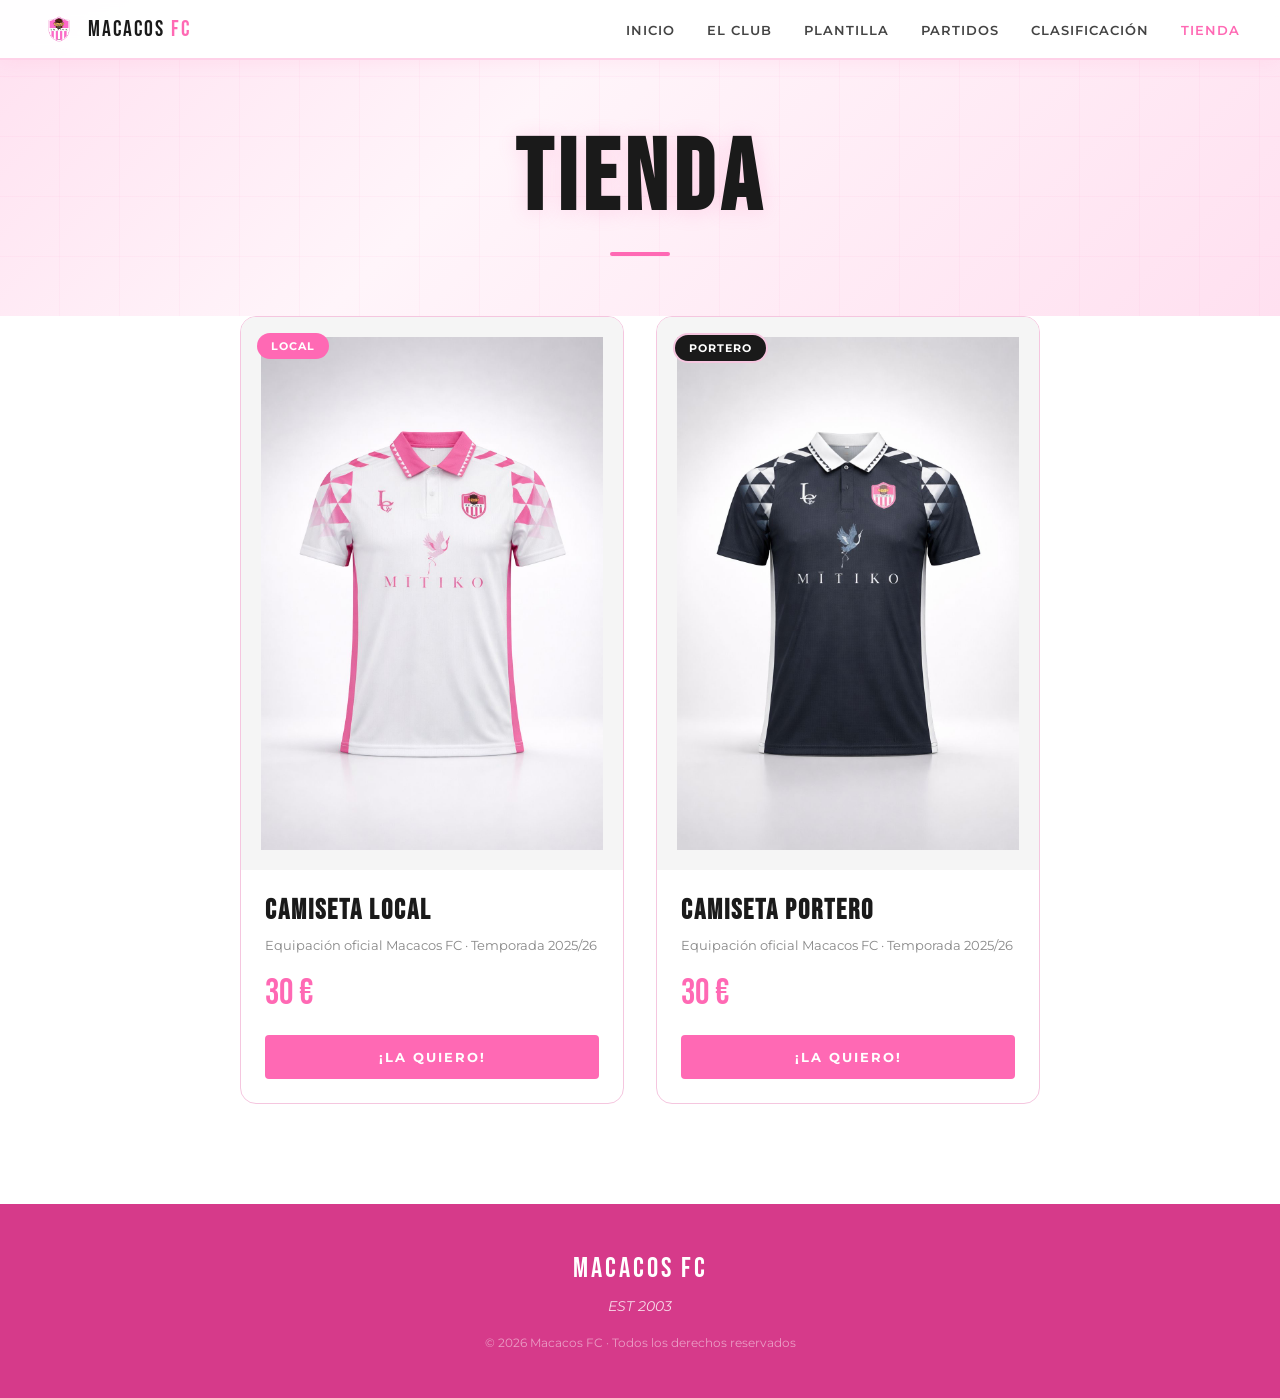
<file: tienda.html>
<!DOCTYPE html>
<html lang="es">
<head>
  <meta charset="UTF-8" />
  <meta name="viewport" content="width=device-width, initial-scale=1.0" />
  <title>Tienda · Macacos FC</title>
  <link rel="icon" type="image/png" href="logo.png" />
  <link rel="stylesheet" href="styles.css" />
  <link href="https://fonts.googleapis.com/css2?family=Bebas+Neue&family=Montserrat:wght@400;600;700&display=swap" rel="stylesheet" />
</head>
<body>

  <!-- NAVBAR -->
  <nav class="navbar scrolled" id="navbar">
    <div class="nav-logo">
      <a href="index.html" style="display:flex;align-items:center;gap:10px;text-decoration:none;">
        <img src="logo.png" alt="Macacos FC" class="logo-icon-img" />
        <span class="logo-text">MACACOS <span>FC</span></span>
      </a>
    </div>
    <ul class="nav-links" id="nav-links">
      <li><a href="index.html">Inicio</a></li>
      <li><a href="club.html">El Club</a></li>
      <li><a href="plantilla.html">Plantilla</a></li>
      <li><a href="partidos.html">Partidos</a></li>
      <li><a href="clasificacion.html">Clasificación</a></li>
      <li><a href="tienda.html" class="active">Tienda</a></li>
    </ul>
    <button class="hamburger" id="hamburger">&#9776;</button>
  </nav>

  <div class="page-header">
    <h1 class="page-header-title">TIENDA</h1>
  </div>

  <section class="section page-section">
    <div class="container">
      <div class="shop-grid">

        <!-- Camiseta Local -->
        <div class="product-card">
          <div class="product-img-wrap">
            <img src="camiseta-local.jpg" alt="Camiseta Local" class="product-img" />
            <span class="product-badge local">Local</span>
          </div>
          <div class="product-info">
            <h3 class="product-name">Camiseta Local</h3>
            <p class="product-desc">Equipación oficial Macacos FC · Temporada 2025/26</p>
            <p class="product-price">30 €</p>
            <a href="https://ig.me/m/macacosfclub" target="_blank" class="btn btn-primary product-btn">
              ¡La quiero!
            </a>
          </div>
        </div>

        <!-- Camiseta Portero -->
        <div class="product-card">
          <div class="product-img-wrap">
            <img src="camiseta-portero.jpg" alt="Camiseta Portero" class="product-img" />
            <span class="product-badge visitante">Portero</span>
          </div>
          <div class="product-info">
            <h3 class="product-name">Camiseta Portero</h3>
            <p class="product-desc">Equipación oficial Macacos FC · Temporada 2025/26</p>
            <p class="product-price">30 €</p>
            <a href="https://ig.me/m/macacosfclub" target="_blank" class="btn btn-primary product-btn">
              ¡La quiero!
            </a>
          </div>
        </div>

      </div>
    </div>
  </section>

  <!-- FOOTER -->
  <footer class="footer">
    <div class="footer-content">
      <div class="footer-logo">
        <span>MACACOS FC</span>
      </div>
      <p class="footer-slogan">EST 2003</p>
      <p class="footer-copy">&copy; 2026 Macacos FC · Todos los derechos reservados</p>
    </div>
  </footer>

  <script src="script.js"></script>
</body>
</html>
</file>
<file: styles.css>
/* ==========================================
   MACACOS FC - Estilos principales
   ========================================== */

:root {
  --green: #ff69b4;
  --green-dark: #d63a8a;
  --green-glow: rgba(255, 105, 180, 0.3);
  --black: #ffffff;
  --dark: #fff0f7;
  --dark2: #ffffff;
  --dark3: #f5c6df;
  --white: #1a1a1a;
  --gray: #888888;
  --gray-light: #444444;
  --font-title: 'Bebas Neue', sans-serif;
  --font-body: 'Montserrat', sans-serif;
}

* {
  margin: 0;
  padding: 0;
  box-sizing: border-box;
}

html {
  scroll-behavior: smooth;
}

body {
  background: var(--black);
  color: var(--white);
  font-family: var(--font-body);
  overflow-x: hidden;
}

/* ==========================================
   NAVBAR
   ========================================== */

.navbar {
  position: fixed;
  top: 0;
  left: 0;
  right: 0;
  z-index: 1000;
  display: flex;
  align-items: center;
  justify-content: space-between;
  padding: 16px 40px;
  background: transparent;
  transition: background 0.3s, padding 0.3s;
}

.navbar.scrolled {
  background: rgba(255, 255, 255, 0.97);
  padding: 10px 40px;
  border-bottom: 2px solid rgba(255, 105, 180, 0.3);
  backdrop-filter: blur(10px);
  box-shadow: 0 2px 20px rgba(255, 105, 180, 0.1);
}

.nav-logo {
  display: flex;
  align-items: center;
  gap: 10px;
  text-decoration: none;
  cursor: pointer;
}

.logo-icon {
  font-size: 28px;
}

.logo-icon-img {
  width: 38px;
  height: 38px;
  object-fit: contain;
  mix-blend-mode: multiply;
}

.logo-text {
  font-family: var(--font-title);
  font-size: 22px;
  letter-spacing: 2px;
  color: var(--white);
}

.logo-text span {
  color: var(--green);
}

.nav-links {
  display: flex;
  list-style: none;
  gap: 32px;
}

.nav-links a {
  color: var(--gray-light);
  text-decoration: none;
  font-size: 13px;
  font-weight: 600;
  letter-spacing: 1px;
  text-transform: uppercase;
  transition: color 0.2s;
}

.nav-links a:hover {
  color: var(--green);
}

.hamburger {
  display: none;
  background: none;
  border: none;
  color: var(--white);
  font-size: 26px;
  cursor: pointer;
}

/* ==========================================
   HERO
   ========================================== */

.hero {
  position: relative;
  height: 100vh;
  min-height: 600px;
  display: flex;
  align-items: center;
  justify-content: center;
  overflow: hidden;
  background: linear-gradient(135deg, #ffe0f0 0%, #fff5fa 40%, #ffe0f0 100%);
}

.hero::before {
  content: '';
  position: absolute;
  inset: 0;
  background:
    radial-gradient(ellipse at 30% 50%, rgba(255, 105, 180, 0.08) 0%, transparent 60%),
    radial-gradient(ellipse at 70% 50%, rgba(255, 105, 180, 0.05) 0%, transparent 60%);
}

/* Campo de fútbol decorativo */
.hero::after {
  content: '';
  position: absolute;
  inset: 0;
  background-image:
    repeating-linear-gradient(0deg, transparent, transparent 59px, rgba(255,105,180,0.05) 59px, rgba(255,105,180,0.05) 60px),
    repeating-linear-gradient(90deg, transparent, transparent 59px, rgba(255,105,180,0.05) 59px, rgba(255,105,180,0.05) 60px);
  pointer-events: none;
}

.hero-overlay {
  position: absolute;
  inset: 0;
  background: radial-gradient(ellipse at center, transparent 40%, rgba(255, 200, 230, 0.3) 100%);
}

.hero-content {
  position: relative;
  z-index: 2;
  text-align: center;
  padding: 0 20px;
}

.hero-logo-wrap {
  display: flex;
  flex-direction: column;
  align-items: center;
  margin-bottom: 40px;
}

.hero-logo-img {
  width: 340px;
  height: 340px;
  object-fit: contain;
  mix-blend-mode: multiply;
  filter: drop-shadow(0 6px 32px rgba(255, 105, 180, 0.5));
}

.hero-club-name {
  font-family: var(--font-title);
  font-size: clamp(48px, 10vw, 100px);
  letter-spacing: 6px;
  color: var(--white);
  margin-top: 0;
  text-shadow: 0 2px 20px rgba(255, 105, 180, 0.2);
}

.hero-social {
  display: flex;
  gap: 16px;
  justify-content: center;
  flex-wrap: wrap;
}

.awards-section {
  background: var(--dark);
  padding: 60px 20px;
}

.hero-awards {
  display: flex;
  gap: 20px;
  justify-content: center;
  flex-wrap: wrap;
  margin-top: 20px;
}

.award-card {
  background: rgba(255, 255, 255, 0.85);
  border: 2px solid var(--green);
  border-radius: 16px;
  padding: 24px 28px;
  text-align: center;
  min-width: 160px;
  backdrop-filter: blur(8px);
  transition: transform 0.2s, box-shadow 0.2s;
}

.award-card:hover {
  transform: translateY(-4px);
  box-shadow: 0 12px 32px rgba(255, 105, 180, 0.25);
}

.award-icon {
  font-size: 36px;
  display: block;
  margin-bottom: 10px;
}

.award-title {
  font-size: 10px;
  font-weight: 700;
  letter-spacing: 2px;
  text-transform: uppercase;
  color: var(--green-dark);
  margin-bottom: 8px;
}

.award-name {
  font-family: var(--font-title);
  font-size: 22px;
  letter-spacing: 1px;
  color: var(--white);
  margin-bottom: 4px;
}

.award-stat {
  font-size: 13px;
  font-weight: 600;
  color: var(--green);
}

.social-hero-btn {
  display: flex;
  align-items: center;
  gap: 10px;
  padding: 14px 32px;
  border-radius: 8px;
  font-family: var(--font-body);
  font-weight: 700;
  font-size: 14px;
  letter-spacing: 1px;
  text-decoration: none;
  text-transform: uppercase;
  transition: all 0.25s;
}

.social-hero-btn.instagram {
  background: linear-gradient(135deg, #f09433, #e6683c, #dc2743, #cc2366, #bc1888);
  color: #ffffff;
}

.social-hero-btn.tiktok {
  background: #000000;
  color: #ffffff;
}

.social-hero-btn:hover {
  transform: translateY(-3px);
  box-shadow: 0 8px 24px rgba(0,0,0,0.2);
}

.hero-subtitle {
  font-size: 13px;
  letter-spacing: 4px;
  text-transform: uppercase;
  color: var(--green);
  margin-bottom: 16px;
  font-weight: 600;
}

.hero-title {
  font-family: var(--font-title);
  font-size: clamp(72px, 14vw, 160px);
  line-height: 0.9;
  color: var(--white);
  letter-spacing: 4px;
  text-shadow: 0 0 60px rgba(255, 105, 180, 0.3);
}

.hero-slogan {
  font-size: 16px;
  color: var(--gray);
  margin: 24px 0 40px;
  letter-spacing: 2px;
  font-style: italic;
}

.hero-buttons {
  display: flex;
  gap: 16px;
  justify-content: center;
  flex-wrap: wrap;
}

.btn {
  padding: 14px 36px;
  border-radius: 4px;
  font-family: var(--font-body);
  font-weight: 700;
  font-size: 13px;
  letter-spacing: 2px;
  text-transform: uppercase;
  text-decoration: none;
  transition: all 0.25s;
  cursor: pointer;
  border: none;
  display: inline-block;
}

.btn-primary {
  background: var(--green);
  color: var(--black);
}

.btn-primary:hover {
  background: var(--green-dark);
  transform: translateY(-2px);
  box-shadow: 0 8px 24px rgba(255, 105, 180, 0.4);
}

.btn-outline {
  background: transparent;
  color: var(--white);
  border: 2px solid rgba(26,26,26,0.3);
}

.btn-outline:hover {
  border-color: var(--green);
  color: var(--green);
  transform: translateY(-2px);
}

.full-width {
  width: 100%;
}

.hero-scroll {
  position: absolute;
  bottom: 32px;
  left: 50%;
  transform: translateX(-50%);
  color: var(--green);
  font-size: 22px;
  animation: bounce 2s infinite;
  z-index: 2;
}

@keyframes bounce {
  0%, 100% { transform: translateX(-50%) translateY(0); }
  50% { transform: translateX(-50%) translateY(8px); }
}

/* ==========================================
   STATS BAR
   ========================================== */

.stats-bar {
  display: flex;
  justify-content: center;
  flex-wrap: wrap;
  gap: 0;
  background: var(--green);
  padding: 0;
}

.stat-item {
  display: flex;
  flex-direction: column;
  align-items: center;
  padding: 28px 48px;
  border-right: 1px solid rgba(0,0,0,0.15);
  flex: 1;
  min-width: 120px;
}

.stat-item:last-child {
  border-right: none;
}

.stat-number {
  font-family: var(--font-title);
  font-size: 48px;
  color: var(--black);
  line-height: 1;
}

.stat-label {
  font-size: 11px;
  font-weight: 700;
  letter-spacing: 1px;
  text-transform: uppercase;
  color: rgba(0,0,0,0.7);
  margin-top: 4px;
}

/* ==========================================
   SECCIONES GENERALES
   ========================================== */

.section {
  padding: 100px 20px;
}

.section-dark {
  background: var(--dark);
}

.container {
  max-width: 1200px;
  margin: 0 auto;
}

.section-title {
  font-family: var(--font-title);
  font-size: clamp(42px, 7vw, 72px);
  letter-spacing: 4px;
  text-align: center;
  margin-bottom: 60px;
  position: relative;
  color: var(--white);
}

.section-title::after {
  content: '';
  display: block;
  width: 60px;
  height: 4px;
  background: var(--green);
  margin: 12px auto 0;
  border-radius: 2px;
}

/* ==========================================
   SOBRE EL CLUB
   ========================================== */

.about-grid {
  display: grid;
  grid-template-columns: 1fr 300px;
  gap: 60px;
  align-items: center;
}

.about-text h3 {
  font-family: var(--font-title);
  font-size: 36px;
  letter-spacing: 2px;
  color: var(--green);
  margin-bottom: 20px;
}

.about-text p {
  color: var(--gray-light);
  line-height: 1.8;
  margin-bottom: 16px;
  font-size: 15px;
}

.about-text strong {
  color: var(--green);
}

.about-values {
  display: flex;
  gap: 16px;
  margin-top: 32px;
  flex-wrap: wrap;
}

.value-card {
  background: var(--dark2);
  border: 1px solid var(--dark3);
  border-radius: 8px;
  padding: 20px 24px;
  text-align: center;
  flex: 1;
  min-width: 90px;
  transition: border-color 0.2s;
}

.value-card:hover {
  border-color: var(--green);
}

.value-card span {
  font-size: 28px;
  display: block;
  margin-bottom: 8px;
}

.value-card p {
  font-size: 12px;
  font-weight: 700;
  letter-spacing: 1px;
  text-transform: uppercase;
  color: var(--gray-light);
  margin: 0;
}

.about-badge {
  display: flex;
  justify-content: center;
}

.badge-circle {
  width: 260px;
  height: 260px;
  border-radius: 50%;
  border: 3px solid var(--green);
  background: radial-gradient(circle at center, #fff0f7 0%, #ffd6eb 100%);
  display: flex;
  flex-direction: column;
  align-items: center;
  justify-content: center;
  box-shadow: 0 0 40px rgba(255, 105, 180, 0.2), inset 0 0 40px rgba(255, 105, 180, 0.05);
  transition: box-shadow 0.3s;
}

.badge-circle:hover {
  box-shadow: 0 0 60px rgba(255, 105, 180, 0.35), inset 0 0 40px rgba(255, 105, 180, 0.1);
}

.badge-emoji {
  font-size: 72px;
  display: block;
}

.badge-name {
  font-family: var(--font-title);
  font-size: 28px;
  letter-spacing: 4px;
  color: var(--white);
  margin-top: 8px;
}

.badge-year {
  font-size: 12px;
  color: var(--green);
  letter-spacing: 2px;
  margin-top: 4px;
}

.badge-logo-img {
  width: 220px;
  height: 220px;
  object-fit: contain;
  mix-blend-mode: multiply;
}

/* ==========================================
   PLANTILLA
   ========================================== */

.filter-buttons {
  display: flex;
  justify-content: center;
  gap: 12px;
  margin-bottom: 40px;
  flex-wrap: wrap;
}

.filter-btn {
  padding: 10px 24px;
  border: 2px solid var(--dark3);
  background: transparent;
  color: var(--gray);
  border-radius: 100px;
  font-family: var(--font-body);
  font-size: 12px;
  font-weight: 700;
  letter-spacing: 1px;
  text-transform: uppercase;
  cursor: pointer;
  transition: all 0.2s;
}

.filter-btn:hover,
.filter-btn.active {
  background: var(--green);
  border-color: var(--green);
  color: var(--black);
}

.players-grid {
  display: grid;
  grid-template-columns: repeat(auto-fill, minmax(200px, 1fr));
  gap: 20px;
}

.player-card {
  background: var(--dark2);
  border: 1px solid var(--dark3);
  border-radius: 12px;
  padding: 28px 20px;
  text-align: center;
  position: relative;
  transition: all 0.25s;
  cursor: default;
}

.player-card:hover {
  border-color: var(--green);
  transform: translateY(-4px);
  box-shadow: 0 12px 32px rgba(255, 105, 180, 0.15);
}

.player-card.hidden {
  display: none;
}

.player-number {
  position: absolute;
  top: 12px;
  right: 16px;
  font-family: var(--font-title);
  font-size: 32px;
  color: rgba(255, 105, 180, 0.2);
  line-height: 1;
}

.player-avatar {
  font-size: 48px;
  margin-bottom: 12px;
}

.player-info h4 {
  font-size: 15px;
  font-weight: 700;
  color: var(--white);
  margin-bottom: 8px;
}

.player-pos {
  display: inline-block;
  padding: 4px 12px;
  border-radius: 100px;
  font-size: 10px;
  font-weight: 700;
  letter-spacing: 1px;
  text-transform: uppercase;
}

.portero { background: rgba(155, 89, 182, 0.2); color: #9b59b6; }
.defensa { background: rgba(52, 152, 219, 0.2); color: #3498db; }
.centrocampista { background: rgba(255, 105, 180, 0.2); color: var(--green); }
.delantero { background: rgba(231, 76, 60, 0.2); color: #e74c3c; }

/* ==========================================
   PARTIDOS
   ========================================== */

.matches-tabs {
  display: flex;
  justify-content: center;
  gap: 0;
  margin-bottom: 40px;
  border: 2px solid var(--dark3);
  border-radius: 8px;
  overflow: hidden;
  width: fit-content;
  margin-left: auto;
  margin-right: auto;
}

.tab-btn {
  padding: 12px 40px;
  background: transparent;
  border: none;
  color: var(--gray);
  font-family: var(--font-body);
  font-size: 13px;
  font-weight: 700;
  letter-spacing: 1px;
  text-transform: uppercase;
  cursor: pointer;
  transition: all 0.2s;
}

.tab-btn.active {
  background: var(--green);
  color: var(--black);
}

.tab-content {
  display: none;
  flex-direction: column;
  gap: 16px;
}

.tab-content.active {
  display: flex;
}

.match-card {
  background: var(--dark2);
  border: 1px solid var(--dark3);
  border-radius: 12px;
  padding: 24px 32px;
  display: flex;
  align-items: center;
  gap: 32px;
  transition: border-color 0.2s;
}

.match-card:hover {
  border-color: rgba(255, 105, 180, 0.3);
}

.match-date {
  display: flex;
  flex-direction: column;
  align-items: center;
  min-width: 50px;
}

.match-day {
  font-family: var(--font-title);
  font-size: 36px;
  color: var(--green);
  line-height: 1;
}

.match-month {
  font-size: 11px;
  font-weight: 700;
  letter-spacing: 2px;
  color: var(--gray);
  text-transform: uppercase;
}

.match-teams {
  display: flex;
  align-items: center;
  gap: 20px;
  flex: 1;
  justify-content: center;
}

.team {
  font-size: 16px;
  font-weight: 700;
}

.team.home {
  text-align: right;
}

.team.away {
  text-align: left;
}

.match-vs {
  font-family: var(--font-title);
  font-size: 20px;
  color: var(--gray);
  letter-spacing: 2px;
}

.match-score {
  font-family: var(--font-title);
  font-size: 32px;
  color: var(--white);
  letter-spacing: 4px;
}

.match-info {
  display: flex;
  flex-direction: column;
  gap: 4px;
  font-size: 13px;
  color: var(--gray);
  min-width: 140px;
}

.result-badge {
  padding: 6px 16px;
  border-radius: 100px;
  font-size: 11px;
  font-weight: 700;
  letter-spacing: 1px;
  text-transform: uppercase;
  min-width: 80px;
  text-align: center;
}

.win-badge { background: rgba(255, 105, 180, 0.15); color: var(--green); }
.draw-badge { background: rgba(255, 193, 7, 0.15); color: #ffc107; }
.loss-badge { background: rgba(231, 76, 60, 0.15); color: #e74c3c; }

.match-card.win { border-left: 3px solid var(--green); }
.match-card.draw { border-left: 3px solid #ffc107; }
.match-card.loss { border-left: 3px solid #e74c3c; }

/* ==========================================
   CLASIFICACIÓN
   ========================================== */

.table-wrapper {
  overflow-x: auto;
  border-radius: 12px;
  border: 1px solid var(--dark3);
}

.standings-table {
  width: 100%;
  border-collapse: collapse;
  background: var(--dark2);
}

.standings-table th {
  background: var(--green);
  color: #ffffff !important;
  padding: 14px 16px;
  font-size: 11px;
  font-weight: 700;
  letter-spacing: 1px;
  text-transform: uppercase;
  color: var(--gray);
  text-align: center;
}

.standings-table th:nth-child(2) {
  text-align: left;
}

.standings-table td {
  padding: 14px 16px;
  font-size: 14px;
  text-align: center;
  border-bottom: 1px solid var(--dark3);
  color: var(--gray-light);
}

.standings-table td:nth-child(2) {
  text-align: left;
}

.standings-table tr:last-child td {
  border-bottom: none;
}

.highlight-row td {
  background: rgba(255, 105, 180, 0.12);
  font-weight: 700;
  color: var(--white);
}

.team-name {
  font-weight: 600;
}

.position {
  font-family: var(--font-title);
  font-size: 18px;
}

.top1 { color: #ffd700; }
.top2 { color: #c0c0c0; }
.top3 { color: #cd7f32; }

.pts {
  font-family: var(--font-title);
  font-size: 20px;
  color: var(--green) !important;
  font-weight: 700;
}

/* ==========================================
   CONTACTO
   ========================================== */

.contact-grid {
  display: grid;
  grid-template-columns: 1fr 1fr;
  gap: 60px;
  align-items: start;
}

.contact-info h3 {
  font-family: var(--font-title);
  font-size: 36px;
  letter-spacing: 2px;
  color: var(--green);
  margin-bottom: 16px;
}

.contact-info > p {
  color: var(--gray-light);
  line-height: 1.8;
  margin-bottom: 32px;
}

.contact-items {
  display: flex;
  flex-direction: column;
  gap: 16px;
  margin-bottom: 32px;
}

.contact-item {
  display: flex;
  align-items: center;
  gap: 16px;
}

.contact-item span {
  font-size: 22px;
  width: 40px;
  flex-shrink: 0;
}

.contact-item p {
  color: var(--gray-light);
  font-size: 15px;
  margin: 0;
}

.social-links {
  display: flex;
  gap: 12px;
}

.social-btn {
  padding: 10px 20px;
  border: 2px solid var(--dark3);
  border-radius: 8px;
  color: var(--gray-light);
  text-decoration: none;
  font-size: 12px;
  font-weight: 700;
  letter-spacing: 1px;
  text-transform: uppercase;
  transition: all 0.2s;
}

.social-btn:hover {
  border-color: var(--green);
  color: var(--green);
}

.contact-form {
  display: flex;
  flex-direction: column;
  gap: 16px;
}

.form-group input,
.form-group select,
.form-group textarea {
  width: 100%;
  background: var(--dark2);
  border: 1px solid var(--dark3);
  border-radius: 8px;
  padding: 14px 18px;
  color: var(--white);
  font-family: var(--font-body);
  font-size: 14px;
  transition: border-color 0.2s;
  outline: none;
  appearance: none;
}

.form-group input:focus,
.form-group select:focus,
.form-group textarea:focus {
  border-color: var(--green);
}

.form-group input::placeholder,
.form-group textarea::placeholder {
  color: var(--gray);
}

.form-group select option {
  background: var(--dark2);
  color: var(--white);
}

.form-group textarea {
  resize: vertical;
  min-height: 120px;
}

/* ==========================================
   FOOTER
   ========================================== */

.footer {
  background: var(--green-dark);
  border-top: none;
  padding: 48px 20px;
  text-align: center;
}

.footer-content {
  display: flex;
  flex-direction: column;
  align-items: center;
  gap: 12px;
}

.footer-logo {
  display: flex;
  align-items: center;
  gap: 10px;
  font-family: var(--font-title);
  font-size: 24px;
  letter-spacing: 3px;
  color: #ffffff;
}

.footer-logo span:first-child {
  font-size: 28px;
}

.footer-slogan {
  color: rgba(255,255,255,0.8);
  font-style: italic;
  font-size: 14px;
}

.footer-copy {
  color: rgba(255,255,255,0.5);
  font-size: 12px;
  margin-top: 8px;
}

/* ==========================================
   PRÓXIMO PARTIDO
   ========================================== */

.next-match-section {
  background: var(--dark);
  padding: 60px 20px;
}

.next-match-container {
  max-width: 900px;
  margin: 0 auto;
}

.next-match-label {
  font-size: 11px;
  font-weight: 700;
  letter-spacing: 3px;
  text-transform: uppercase;
  color: var(--green);
  margin-bottom: 20px;
  text-align: center;
}

.next-match-card {
  background: var(--dark2);
  border: 1px solid var(--dark3);
  border-top: 3px solid var(--green);
  border-radius: 12px;
  padding: 36px 40px;
  display: flex;
  align-items: center;
  gap: 40px;
  flex-wrap: wrap;
}

.next-match-date-block {
  display: flex;
  flex-direction: column;
  align-items: center;
  min-width: 64px;
}

.next-match-day {
  font-family: var(--font-title);
  font-size: 56px;
  color: var(--green);
  line-height: 1;
}

.next-match-month {
  font-size: 13px;
  font-weight: 700;
  letter-spacing: 2px;
  color: var(--white);
  text-transform: uppercase;
}

.next-match-year {
  font-size: 11px;
  color: var(--gray);
  letter-spacing: 1px;
}

.next-match-teams {
  display: flex;
  align-items: center;
  gap: 24px;
  flex: 1;
  justify-content: center;
}

.next-team {
  font-family: var(--font-title);
  font-size: 28px;
  letter-spacing: 2px;
  color: var(--white);
}

.next-team.home {
  color: var(--green);
}

.next-match-vs {
  font-family: var(--font-title);
  font-size: 22px;
  color: var(--gray);
  letter-spacing: 3px;
}

.next-match-details {
  display: flex;
  flex-direction: column;
  gap: 8px;
  min-width: 160px;
}

.next-match-detail {
  display: flex;
  align-items: center;
  gap: 10px;
  font-size: 14px;
  color: var(--gray-light);
}

.next-match-detail span:first-child {
  font-size: 16px;
  width: 20px;
}

.map-link {
  color: inherit;
  text-decoration: underline;
  text-decoration-color: rgba(255, 105, 180, 0.4);
  text-underline-offset: 2px;
  transition: color 0.2s;
}

.map-link:hover {
  color: var(--green);
  text-decoration-color: var(--green);
}

/* ==========================================
   TIENDA
   ========================================== */

.shop-grid {
  display: grid;
  grid-template-columns: repeat(auto-fill, minmax(300px, 1fr));
  gap: 32px;
  max-width: 800px;
  margin: 0 auto;
}

.product-card {
  background: var(--dark2);
  border: 1px solid var(--dark3);
  border-radius: 16px;
  overflow: hidden;
  transition: transform 0.25s, box-shadow 0.25s;
}

.product-card:hover {
  transform: translateY(-6px);
  box-shadow: 0 16px 40px rgba(255, 105, 180, 0.2);
}

.product-img-wrap {
  position: relative;
  background: #f5f5f5;
  padding: 20px;
  display: flex;
  justify-content: center;
  align-items: center;
}

.product-img {
  width: 100%;
  height: auto;
  display: block;
  object-fit: contain;
}

.product-badge {
  position: absolute;
  top: 16px;
  left: 16px;
  padding: 6px 14px;
  border-radius: 100px;
  font-size: 11px;
  font-weight: 700;
  letter-spacing: 1px;
  text-transform: uppercase;
}

.product-badge.local {
  background: var(--green);
  color: #ffffff;
}

.product-badge.visitante {
  background: var(--white);
  color: #ffffff;
  border: 2px solid var(--dark3);
}

.product-info {
  padding: 24px;
}

.product-name {
  font-family: var(--font-title);
  font-size: 28px;
  letter-spacing: 2px;
  color: var(--white);
  margin-bottom: 8px;
}

.product-desc {
  font-size: 13px;
  color: var(--gray);
  margin-bottom: 16px;
  line-height: 1.6;
}

.product-price {
  font-family: var(--font-title);
  font-size: 36px;
  color: var(--green);
  margin-bottom: 20px;
}

.product-btn {
  width: 100%;
  text-align: center;
  display: block;
}

.source-link {
  text-align: center;
  margin-top: 20px;
  font-size: 12px;
  color: var(--gray);
}

.source-link a {
  color: var(--green);
  text-decoration: none;
  font-weight: 600;
}

.source-link a:hover {
  text-decoration: underline;
}

/* ==========================================
   PÁGINAS INTERIORES
   ========================================== */

.page-header {
  background: linear-gradient(135deg, #ffe0f0 0%, #fff5fa 40%, #ffe0f0 100%);
  padding: 120px 20px 60px;
  text-align: center;
  position: relative;
  overflow: hidden;
}

.page-header::before {
  content: '';
  position: absolute;
  inset: 0;
  background-image:
    repeating-linear-gradient(0deg, transparent, transparent 59px, rgba(255,105,180,0.05) 59px, rgba(255,105,180,0.05) 60px),
    repeating-linear-gradient(90deg, transparent, transparent 59px, rgba(255,105,180,0.05) 59px, rgba(255,105,180,0.05) 60px);
  pointer-events: none;
}

.page-header-title {
  font-family: var(--font-title);
  font-size: clamp(48px, 10vw, 100px);
  letter-spacing: 6px;
  color: var(--white);
  position: relative;
  z-index: 1;
  text-shadow: 0 2px 20px rgba(255,105,180,0.2);
}

.page-header-title::after {
  content: '';
  display: block;
  width: 60px;
  height: 4px;
  background: var(--green);
  margin: 12px auto 0;
  border-radius: 2px;
}

.page-section {
  padding-top: 0;
}

.nav-links a.active {
  color: var(--green) !important;
}

/* ==========================================
   TOAST NOTIFICATION
   ========================================== */

.toast {
  position: fixed;
  bottom: 32px;
  right: 32px;
  background: var(--green);
  color: var(--black);
  padding: 16px 28px;
  border-radius: 8px;
  font-weight: 700;
  font-size: 14px;
  z-index: 9999;
  transform: translateY(100px);
  opacity: 0;
  transition: all 0.3s;
}

.toast.show {
  transform: translateY(0);
  opacity: 1;
}

/* ==========================================
   RESPONSIVE
   ========================================== */

@media (max-width: 900px) {
  .about-grid {
    grid-template-columns: 1fr;
  }
  .about-badge {
    order: -1;
  }
  .contact-grid {
    grid-template-columns: 1fr;
  }
}

@media (max-width: 768px) {
  .navbar {
    padding: 16px 20px;
  }
  .nav-links {
    display: none;
    position: fixed;
    top: 60px;
    left: 0;
    right: 0;
    background: rgba(255,255,255,0.98);
    flex-direction: column;
    align-items: center;
    gap: 0;
    padding: 20px 0;
    border-bottom: 1px solid var(--dark3);
  }
  .nav-links.open {
    display: flex;
  }
  .nav-links li {
    width: 100%;
    text-align: center;
  }
  .nav-links a {
    display: block;
    padding: 16px;
  }
  .hamburger {
    display: block;
  }
  .stat-item {
    padding: 20px 24px;
  }
  .stat-number {
    font-size: 36px;
  }
  .match-card {
    flex-wrap: nowrap;
    gap: 8px;
    padding: 12px 10px;
  }
  .match-date {
    min-width: 36px;
  }
  .match-day {
    font-size: 22px;
  }
  .match-month {
    font-size: 9px;
  }
  .match-teams {
    gap: 6px;
    flex: 1;
    overflow: hidden;
  }
  .team {
    font-size: 11px;
    white-space: nowrap;
    overflow: hidden;
    text-overflow: ellipsis;
    max-width: 90px;
  }
  .match-vs {
    font-size: 13px;
    flex-shrink: 0;
  }
  .match-score {
    font-size: 20px;
    white-space: nowrap;
    flex-shrink: 0;
  }
  .match-info {
    display: none;
  }
  .result-badge {
    font-size: 9px;
    padding: 4px 8px;
    min-width: 60px;
    flex-shrink: 0;
  }
}

@media (max-width: 500px) {
  .hero-title {
    font-size: 64px;
  }
  .section {
    padding: 70px 16px;
  }
}
</file>
